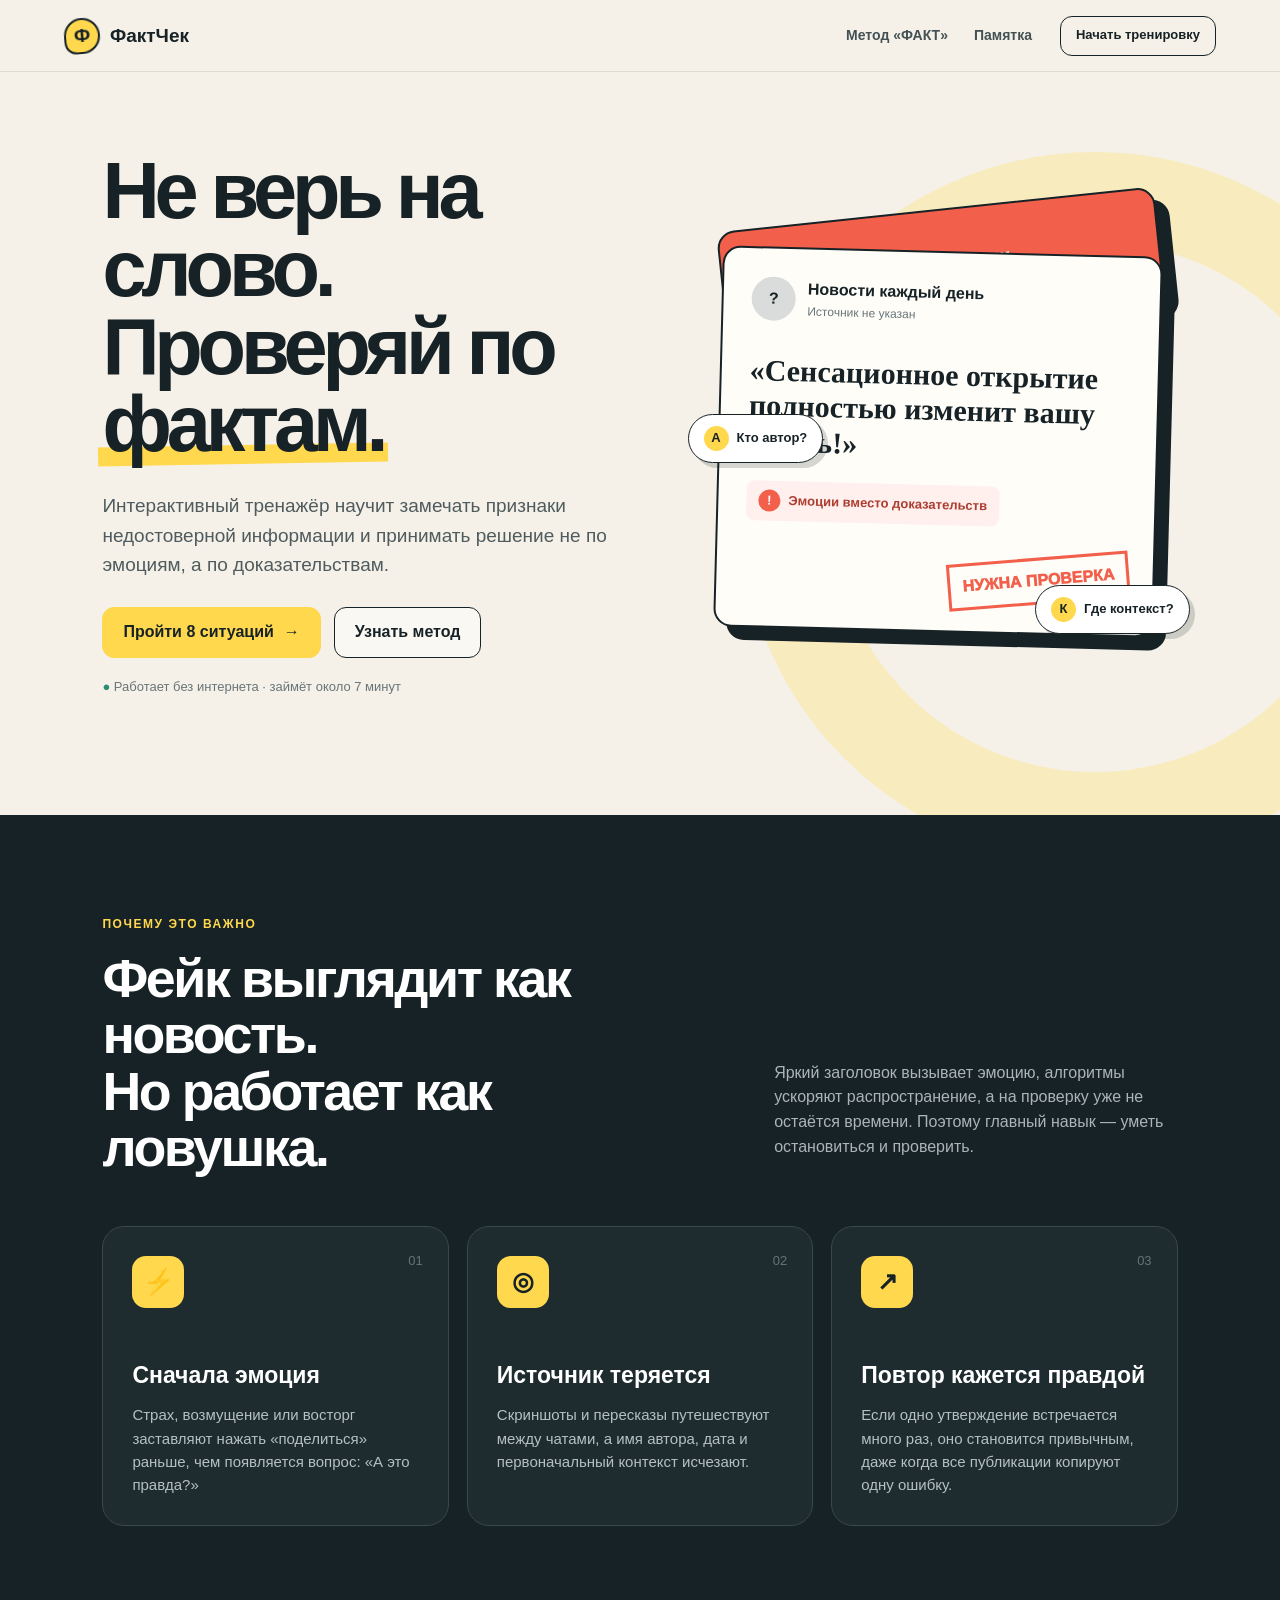
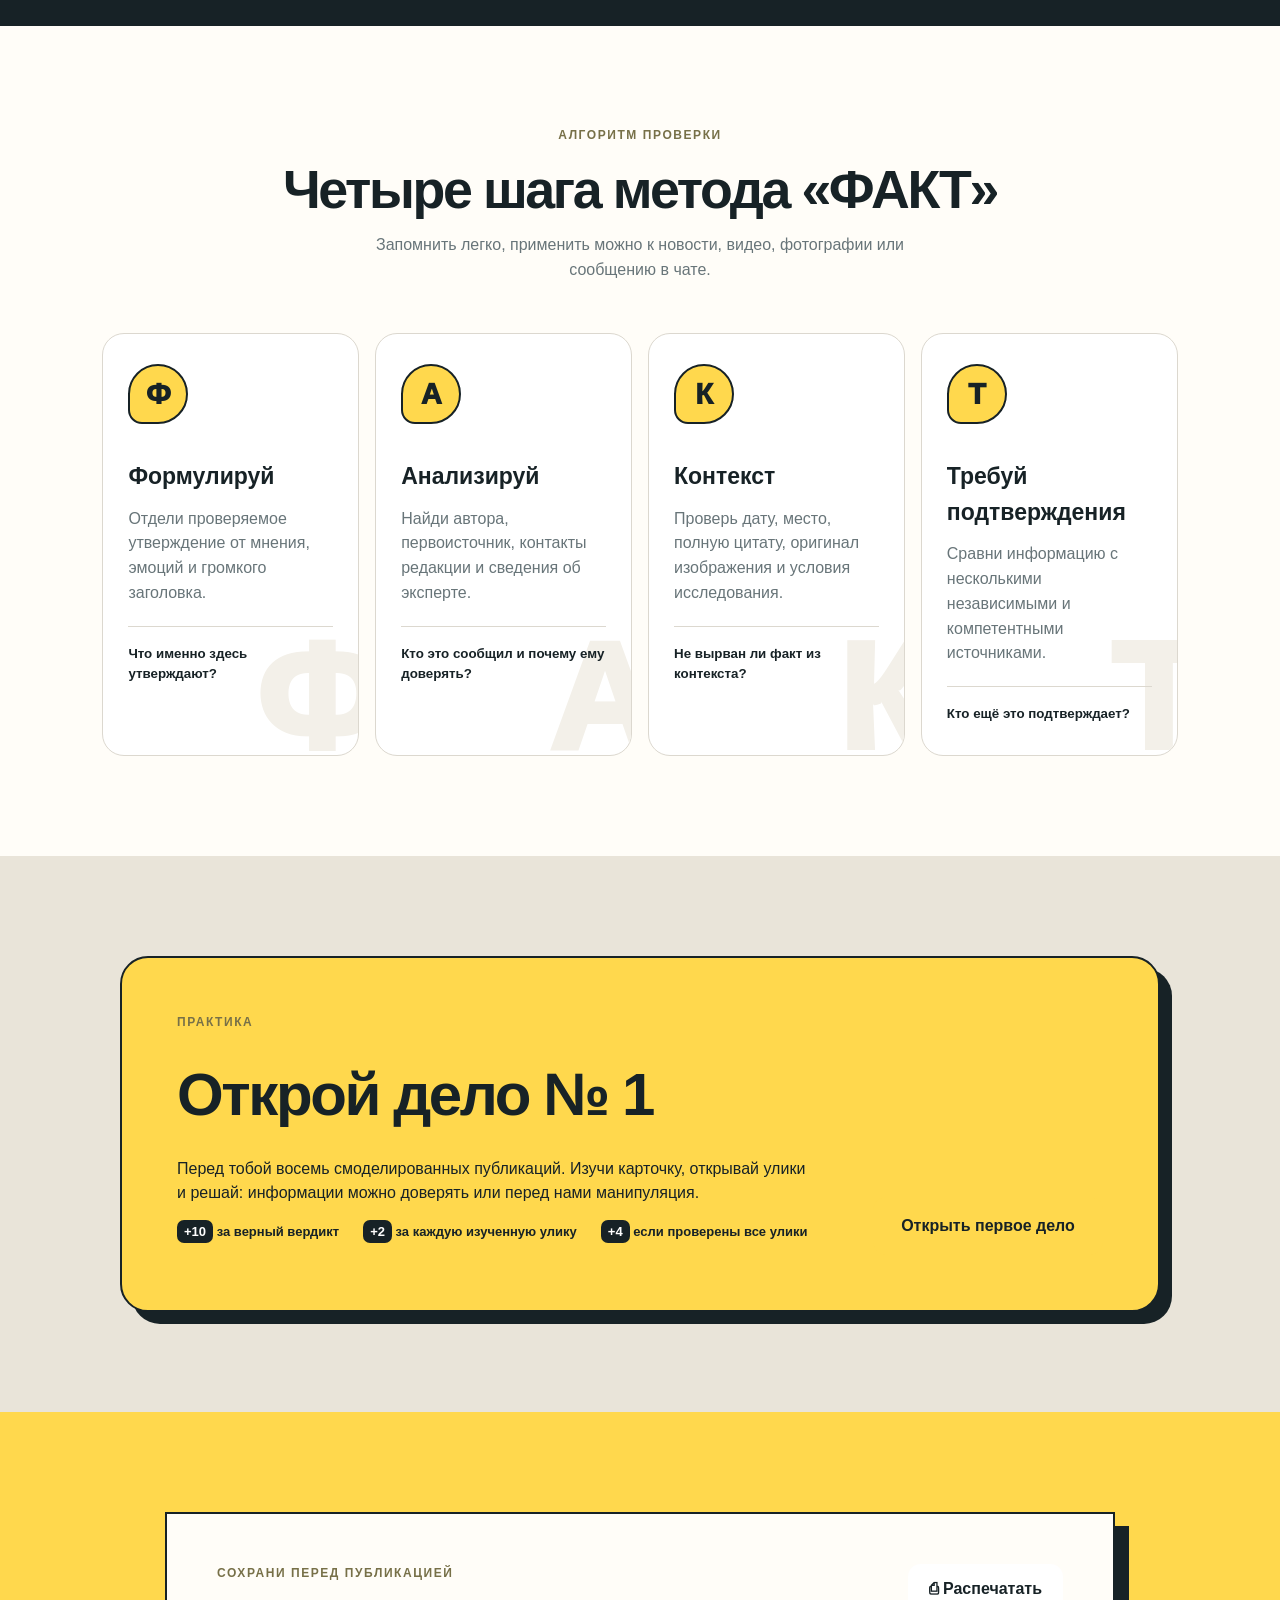
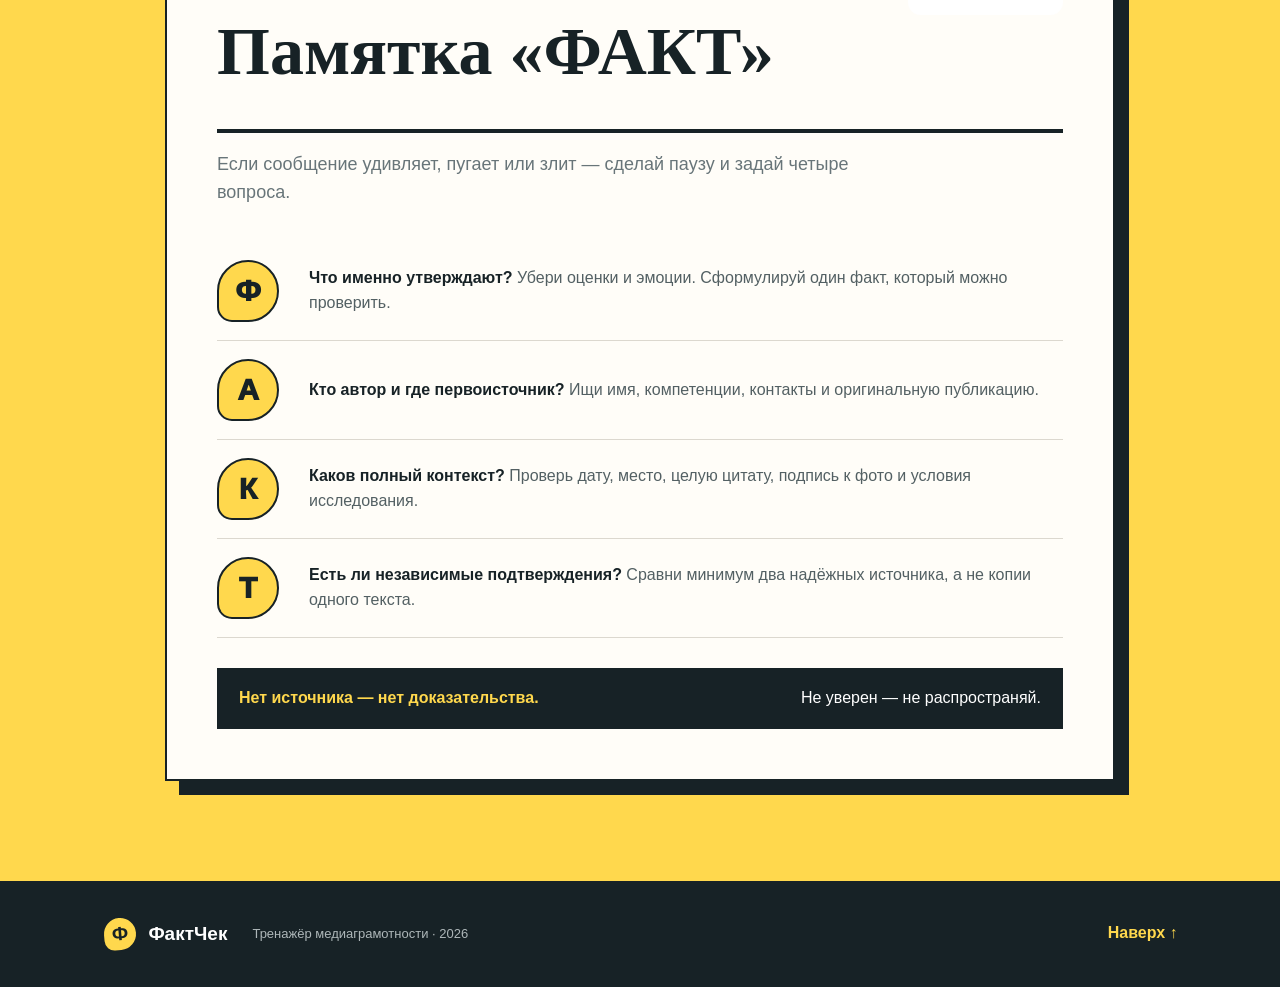
<file: index.html>
<!DOCTYPE html>
<html lang="ru">
<head>
  <meta charset="UTF-8">
  <meta name="viewport" content="width=device-width, initial-scale=1.0">
  <meta name="description" content="ФактЧек — интерактивный тренажёр по проверке информации для школьников.">
  <title>ФактЧек — тренажёр медиаграмотности</title>
  <link rel="stylesheet" href="css/styles.css">
</head>
<body>
  <a class="skip-link" href="#main">Перейти к содержанию</a>

  <header class="site-header">
    <a class="logo" href="#home" aria-label="ФактЧек — на главную">
      <span class="logo__mark">Ф</span>
      <span>ФактЧек</span>
    </a>
    <nav class="nav" aria-label="Основная навигация">
      <a href="#method">Метод «ФАКТ»</a>
      <a href="#memo">Памятка</a>
    </nav>
    <button class="button button--small" id="header-start" type="button">Начать тренировку</button>
  </header>

  <main id="main">
    <section class="hero" id="home">
      <div class="hero__content">
        <h1>Не верь на слово.<br><span>Проверяй по фактам.</span></h1>
        <p class="hero__lead">Интерактивный тренажёр научит замечать признаки недостоверной информации и принимать решение не по эмоциям, а по доказательствам.</p>
        <div class="hero__actions">
          <button class="button button--primary" id="hero-start" type="button">Пройти 8 ситуаций <span aria-hidden="true">→</span></button>
          <a class="button button--ghost" href="#method">Узнать метод</a>
        </div>
        <p class="hero__note"><span aria-hidden="true">●</span> Работает без интернета · займёт около 7 минут</p>
      </div>

      <div class="hero__visual" aria-label="Пример проверки публикации">
        <div class="signal-card signal-card--back">
          <span>Срочно!</span>
          <strong>Учёные скрывали это годами…</strong>
        </div>
        <div class="signal-card signal-card--main">
          <div class="mock-profile">
            <span class="mock-profile__avatar">?</span>
            <span><strong>Новости каждый день</strong><small>Источник не указан</small></span>
          </div>
          <p>«Сенсационное открытие полностью изменит вашу жизнь!»</p>
          <div class="evidence-tag"><span>!</span> Эмоции вместо доказательств</div>
          <div class="verdict-stamp">НУЖНА ПРОВЕРКА</div>
        </div>
        <div class="floating-tip floating-tip--source"><span>А</span> Кто автор?</div>
        <div class="floating-tip floating-tip--context"><span>К</span> Где контекст?</div>
      </div>
    </section>

    <section class="problem section">
      <div class="section-heading section-heading--split">
        <div>
          <p class="eyebrow">Почему это важно</p>
          <h2>Фейк выглядит как новость.<br>Но работает как ловушка.</h2>
        </div>
        <p>Яркий заголовок вызывает эмоцию, алгоритмы ускоряют распространение, а на проверку уже не остаётся времени. Поэтому главный навык — уметь остановиться и проверить.</p>
      </div>
      <div class="problem-grid">
        <article class="problem-card">
          <span class="problem-card__number">01</span>
          <div class="problem-card__icon">⚡</div>
          <h3>Сначала эмоция</h3>
          <p>Страх, возмущение или восторг заставляют нажать «поделиться» раньше, чем появляется вопрос: «А это правда?»</p>
        </article>
        <article class="problem-card">
          <span class="problem-card__number">02</span>
          <div class="problem-card__icon">◎</div>
          <h3>Источник теряется</h3>
          <p>Скриншоты и пересказы путешествуют между чатами, а имя автора, дата и первоначальный контекст исчезают.</p>
        </article>
        <article class="problem-card">
          <span class="problem-card__number">03</span>
          <div class="problem-card__icon">↗</div>
          <h3>Повтор кажется правдой</h3>
          <p>Если одно утверждение встречается много раз, оно становится привычным, даже когда все публикации копируют одну ошибку.</p>
        </article>
      </div>
    </section>

    <section class="method section" id="method">
      <div class="section-heading section-heading--center">
        <p class="eyebrow">Алгоритм проверки</p>
        <h2>Четыре шага метода «ФАКТ»</h2>
        <p>Запомнить легко, применить можно к новости, видео, фотографии или сообщению в чате.</p>
      </div>
      <div class="method-grid">
        <article class="method-card">
          <span class="method-card__letter">Ф</span>
          <h3>Формулируй</h3>
          <p>Отдели проверяемое утверждение от мнения, эмоций и громкого заголовка.</p>
          <small>Что именно здесь утверждают?</small>
        </article>
        <article class="method-card">
          <span class="method-card__letter">А</span>
          <h3>Анализируй</h3>
          <p>Найди автора, первоисточник, контакты редакции и сведения об эксперте.</p>
          <small>Кто это сообщил и почему ему доверять?</small>
        </article>
        <article class="method-card">
          <span class="method-card__letter">К</span>
          <h3>Контекст</h3>
          <p>Проверь дату, место, полную цитату, оригинал изображения и условия исследования.</p>
          <small>Не вырван ли факт из контекста?</small>
        </article>
        <article class="method-card">
          <span class="method-card__letter">Т</span>
          <h3>Требуй подтверждения</h3>
          <p>Сравни информацию с несколькими независимыми и компетентными источниками.</p>
          <small>Кто ещё это подтверждает?</small>
        </article>
      </div>
    </section>

    <section class="trainer section" id="trainer" aria-labelledby="trainer-title">
      <div class="trainer__intro" id="trainer-intro">
        <div>
          <p class="eyebrow">Практика</p>
          <h2 id="trainer-title">Открой дело № 1</h2>
          <p>Перед тобой восемь смоделированных публикаций. Изучи карточку, открывай улики и решай: информации можно доверять или перед нами манипуляция.</p>
          <ul class="trainer-rules">
            <li><span>+10</span> за верный вердикт</li>
            <li><span>+2</span> за каждую изученную улику</li>
            <li><span>+4</span> если проверены все улики</li>
          </ul>
        </div>
        <button class="button button--primary button--large" id="intro-start" type="button">Открыть первое дело</button>
      </div>

      <div class="quiz is-hidden" id="quiz" aria-live="polite">
        <div class="quiz__topbar">
          <div>
            <span class="quiz__label" id="case-number">Дело 1 из 8</span>
            <strong id="case-category">Новость</strong>
          </div>
          <div class="quiz__score">Баллы: <strong id="score">0</strong></div>
        </div>
        <div class="progress" aria-label="Прогресс тренировки">
          <div class="progress__bar" id="progress-bar"></div>
        </div>

        <div class="case-layout">
          <article class="post-card">
            <div class="post-card__warning">Учебная ситуация · публикация смоделирована</div>
            <div class="post-card__author">
              <div class="post-card__avatar" id="case-avatar">Н</div>
              <div><strong id="case-source"></strong><small id="case-meta"></small></div>
              <span class="post-card__menu">•••</span>
            </div>
            <div class="post-card__media" id="case-media" role="img"></div>
            <div class="post-card__body">
              <span class="post-card__badge" id="case-badge"></span>
              <h3 id="case-title"></h3>
              <p id="case-text"></p>
              <div class="post-card__stats"><span>♡ <b id="case-likes"></b></span><span>◯ <b id="case-comments"></b></span><span>↗ Поделиться</span></div>
            </div>
          </article>

          <aside class="investigation">
            <div class="investigation__heading">
              <div><span>Лаборатория проверки</span><h3>Собери улики</h3></div>
              <span class="evidence-counter" id="evidence-counter">0/3</span>
            </div>
            <p class="investigation__hint">Открой карточки перед ответом — каждая улика приносит дополнительные баллы.</p>
            <div class="evidence-list" id="evidence-list"></div>
            <fieldset class="verdict" id="verdict-fieldset">
              <legend>Твой вердикт</legend>
              <div class="verdict__buttons">
                <button class="verdict-button verdict-button--trust" data-verdict="trust" type="button"><span>✓</span><strong>Можно доверять</strong><small>Есть основания считать достоверным</small></button>
                <button class="verdict-button verdict-button--fake" data-verdict="fake" type="button"><span>!</span><strong>Манипуляция</strong><small>Фейк или искажение фактов</small></button>
              </div>
            </fieldset>
          </aside>
        </div>

        <section class="feedback is-hidden" id="feedback" tabindex="-1">
          <div class="feedback__mark" id="feedback-mark"></div>
          <div class="feedback__content">
            <p class="eyebrow" id="feedback-label"></p>
            <h3 id="feedback-title"></h3>
            <p id="feedback-explanation"></p>
            <div class="feedback__lesson"><strong>Главный вывод:</strong> <span id="feedback-lesson"></span></div>
          </div>
          <button class="button button--dark" id="next-case" type="button">Следующее дело →</button>
        </section>
      </div>

      <section class="results is-hidden" id="results" aria-labelledby="results-title">
        <div class="results__score-ring"><strong id="result-percent">0%</strong><span>результат</span></div>
        <p class="eyebrow">Расследование завершено</p>
        <h2 id="results-title">Твой уровень: <span id="result-level"></span></h2>
        <p id="result-summary"></p>
        <div class="results__stats">
          <div><strong id="result-correct">0/8</strong><span>верных решений</span></div>
          <div><strong id="result-evidence">0/24</strong><span>улик изучено</span></div>
          <div><strong id="result-points">0</strong><span>баллов набрано</span></div>
          <div><strong id="best-score">0</strong><span>лучший результат</span></div>
        </div>
        <div class="recommendation" id="recommendation"></div>
        <div class="results__actions">
          <button class="button button--primary" id="restart" type="button">Пройти ещё раз</button>
          <a class="button button--ghost" href="#memo">Открыть памятку</a>
          <button class="button button--text" id="clear-best" type="button">Сбросить лучший результат</button>
        </div>
      </section>
    </section>

    <section class="memo section" id="memo">
      <div class="memo-sheet">
        <div class="memo-sheet__header">
          <div>
            <p class="eyebrow">Сохрани перед публикацией</p>
            <h2>Памятка «ФАКТ»</h2>
          </div>
          <button class="button button--light no-print" id="print-memo" type="button">⎙ Распечатать</button>
        </div>
        <p class="memo-sheet__lead">Если сообщение удивляет, пугает или злит — сделай паузу и задай четыре вопроса.</p>
        <div class="memo-list">
          <div><span>Ф</span><p><strong>Что именно утверждают?</strong> Убери оценки и эмоции. Сформулируй один факт, который можно проверить.</p></div>
          <div><span>А</span><p><strong>Кто автор и где первоисточник?</strong> Ищи имя, компетенции, контакты и оригинальную публикацию.</p></div>
          <div><span>К</span><p><strong>Каков полный контекст?</strong> Проверь дату, место, целую цитату, подпись к фото и условия исследования.</p></div>
          <div><span>Т</span><p><strong>Есть ли независимые подтверждения?</strong> Сравни минимум два надёжных источника, а не копии одного текста.</p></div>
        </div>
        <div class="memo-sheet__footer"><strong>Нет источника — нет доказательства.</strong><span>Не уверен — не распространяй.</span></div>
      </div>
    </section>
  </main>

  <footer class="footer">
    <div class="logo logo--footer"><span class="logo__mark">Ф</span><span>ФактЧек</span></div>
    <p>Тренажёр медиаграмотности · 2026</p>
    <a href="#home">Наверх ↑</a>
  </footer>

  <script src="js/facts.js"></script>
  <script src="js/app.js"></script>
</body>
</html>
</file>
<file: css/styles.css>
:root {
  --ink: #172226;
  --muted: #687579;
  --cream: #f5f1e8;
  --paper: #fffdf8;
  --yellow: #ffd84d;
  --yellow-dark: #efb814;
  --red: #f25f4b;
  --green: #2a8d73;
  --blue: #4977d1;
  --line: #dcd8cf;
  --shadow: 0 24px 60px rgba(23, 34, 38, 0.12);
  --radius: 22px;
}

* { box-sizing: border-box; }

html {
  scroll-behavior: smooth;
  scroll-padding-top: 88px;
}

body {
  margin: 0;
  color: var(--ink);
  background: var(--cream);
  font-family: Inter, "Segoe UI", Arial, sans-serif;
  line-height: 1.55;
}

button, a { font: inherit; }
button { color: inherit; }
a { color: inherit; }

.skip-link {
  position: fixed;
  top: 8px;
  left: 8px;
  z-index: 100;
  padding: 10px 14px;
  border-radius: 8px;
  background: var(--ink);
  color: white;
  transform: translateY(-150%);
}

.skip-link:focus { transform: translateY(0); }

.site-header {
  position: sticky;
  top: 0;
  z-index: 50;
  display: flex;
  align-items: center;
  gap: 28px;
  min-height: 72px;
  padding: 12px clamp(22px, 5vw, 76px);
  border-bottom: 1px solid rgba(23, 34, 38, 0.1);
  background: rgba(245, 241, 232, 0.92);
  backdrop-filter: blur(16px);
}

.logo {
  display: inline-flex;
  align-items: center;
  gap: 10px;
  margin-right: auto;
  color: var(--ink);
  font-size: 19px;
  font-weight: 850;
  text-decoration: none;
}

.logo__mark {
  display: grid;
  width: 36px;
  height: 36px;
  place-items: center;
  border: 2px solid var(--ink);
  border-radius: 50% 50% 50% 12px;
  background: var(--yellow);
  transform: rotate(-5deg);
}

.nav { display: flex; gap: 26px; }
.nav a { color: #435054; font-size: 14px; font-weight: 650; text-decoration: none; }
.nav a:hover { color: var(--ink); }

.button {
  display: inline-flex;
  align-items: center;
  justify-content: center;
  gap: 10px;
  min-height: 48px;
  padding: 12px 20px;
  border: 1.5px solid var(--ink);
  border-radius: 12px;
  background: transparent;
  color: var(--ink);
  font-weight: 800;
  text-decoration: none;
  cursor: pointer;
  transition: transform 160ms ease, box-shadow 160ms ease, background 160ms ease;
}

.button:hover { transform: translateY(-2px); box-shadow: 0 8px 0 rgba(23, 34, 38, 0.12); }
.button:focus-visible, .verdict-button:focus-visible, .evidence-button:focus-visible { outline: 3px solid var(--blue); outline-offset: 3px; }
.button--small { min-height: 40px; padding: 8px 15px; font-size: 13px; }
.button--primary { border-color: var(--yellow); background: var(--yellow); }
.button--primary:hover { background: #ffe378; }
.button--ghost { background: rgba(255,255,255,0.45); }
.button--dark { border-color: var(--ink); background: var(--ink); color: white; }
.button--light { border-color: white; background: white; }
.button--large { min-width: 230px; min-height: 58px; }
.button--text { border-color: transparent; color: var(--muted); font-size: 13px; }
.button--text:hover { box-shadow: none; color: var(--red); }

.hero {
  position: relative;
  display: grid;
  grid-template-columns: minmax(0, 1.05fr) minmax(380px, .95fr);
  align-items: center;
  gap: clamp(50px, 8vw, 120px);
  min-height: 690px;
  padding: 80px clamp(28px, 8vw, 130px) 105px;
  overflow: hidden;
}

.hero::before {
  position: absolute;
  top: 80px;
  right: -170px;
  width: 530px;
  height: 530px;
  border: 90px solid rgba(255, 216, 77, .27);
  border-radius: 50%;
  content: "";
}

.eyebrow {
  margin: 0 0 16px;
  color: #777048;
  font-size: 12px;
  font-weight: 900;
  letter-spacing: .13em;
  text-transform: uppercase;
}

.hero h1 {
  margin: 0;
  font-size: clamp(48px, 6.2vw, 88px);
  font-weight: 900;
  letter-spacing: -.065em;
  line-height: .98;
}

.hero h1 span { position: relative; z-index: 1; }
.hero h1 span::after {
  position: absolute;
  right: -5px;
  bottom: 4px;
  left: -4px;
  z-index: -1;
  height: 19px;
  background: var(--yellow);
  content: "";
  transform: rotate(-1deg);
}

.hero__lead { max-width: 660px; margin: 28px 0; color: #4f5b5e; font-size: 19px; }
.hero__actions { display: flex; flex-wrap: wrap; gap: 13px; }
.hero__note { margin-top: 19px; color: var(--muted); font-size: 13px; }
.hero__note span { color: var(--green); }

.hero__visual { position: relative; min-height: 455px; }
.signal-card {
  position: absolute;
  width: min(100%, 440px);
  border: 2px solid var(--ink);
  border-radius: 18px;
  background: var(--paper);
  box-shadow: 13px 13px 0 var(--ink);
}
.signal-card--main { top: 47px; right: 20px; z-index: 2; padding: 28px; transform: rotate(1.5deg); }
.signal-card--main > p { margin: 32px 0 22px; font-family: Georgia, serif; font-size: 30px; font-weight: 700; line-height: 1.18; }
.signal-card--back { top: 5px; left: 5px; padding: 18px 24px 50px; background: var(--red); color: white; transform: rotate(-6deg); }
.signal-card--back span { display: block; font-size: 13px; font-weight: 900; text-transform: uppercase; }
.signal-card--back strong { font-size: 18px; }
.mock-profile { display: flex; align-items: center; gap: 12px; }
.mock-profile__avatar { display: grid; width: 44px; height: 44px; place-items: center; border-radius: 50%; background: #d9dcda; font-weight: 900; }
.mock-profile strong, .mock-profile small { display: block; }
.mock-profile small { color: var(--muted); font-size: 12px; }
.evidence-tag { display: inline-flex; align-items: center; gap: 8px; padding: 9px 12px; border-radius: 8px; background: #fff0ee; color: #ad3d30; font-size: 13px; font-weight: 750; }
.evidence-tag span { display: grid; width: 22px; height: 22px; place-items: center; border-radius: 50%; background: var(--red); color: white; }
.verdict-stamp { width: max-content; margin: 30px -5px 0 auto; padding: 8px 12px; border: 3px solid var(--red); color: var(--red); font-weight: 950; transform: rotate(-6deg); }
.floating-tip { position: absolute; z-index: 3; display: flex; align-items: center; gap: 8px; padding: 11px 15px; border: 1.5px solid var(--ink); border-radius: 30px; background: white; box-shadow: 5px 5px 0 rgba(23,34,38,.18); font-size: 13px; font-weight: 800; }
.floating-tip span { display: grid; width: 25px; height: 25px; place-items: center; border-radius: 50%; background: var(--yellow); }
.floating-tip--source { top: 210px; left: -28px; }
.floating-tip--context { right: -12px; bottom: 25px; }

.section { padding: 100px clamp(28px, 8vw, 130px); }
.section-heading { margin-bottom: 50px; }
.section-heading h2 { margin: 0; font-size: clamp(36px, 4.2vw, 58px); letter-spacing: -.045em; line-height: 1.05; }
.section-heading > p:last-child { color: var(--muted); }
.section-heading--split { display: grid; grid-template-columns: 1.1fr .75fr; align-items: end; gap: 80px; }
.section-heading--center { max-width: 750px; margin-right: auto; margin-left: auto; text-align: center; }
.section-heading--center > p:last-child { max-width: 610px; margin-right: auto; margin-left: auto; }

.problem { background: var(--ink); color: white; }
.problem .eyebrow { color: var(--yellow); }
.problem .section-heading > p { color: #acb5b6; }
.problem-grid { display: grid; grid-template-columns: repeat(3, 1fr); gap: 18px; }
.problem-card { position: relative; min-height: 290px; padding: 29px; border: 1px solid #3b474a; border-radius: var(--radius); background: #1e2b2f; }
.problem-card__number { position: absolute; top: 24px; right: 25px; color: #667376; font-size: 13px; }
.problem-card__icon { display: grid; width: 52px; height: 52px; place-items: center; margin-bottom: 50px; border-radius: 14px; background: var(--yellow); color: var(--ink); font-size: 25px; font-weight: 900; }
.problem-card h3 { margin: 0 0 10px; font-size: 23px; }
.problem-card p { margin: 0; color: #b6c0c1; font-size: 15px; }

.method { background: var(--paper); }
.method-grid { display: grid; grid-template-columns: repeat(4, 1fr); gap: 16px; }
.method-card { position: relative; padding: 30px 25px; border: 1.5px solid var(--line); border-radius: var(--radius); background: white; overflow: hidden; }
.method-card::after { position: absolute; right: -25px; bottom: -60px; color: #f3f0e9; font-size: 150px; font-weight: 950; content: attr(data-letter); }
.method-card__letter { display: grid; width: 60px; height: 60px; place-items: center; margin-bottom: 35px; border: 2px solid var(--ink); border-radius: 50% 50% 50% 14px; background: var(--yellow); font-size: 29px; font-weight: 950; }
.method-card h3 { margin: 0 0 12px; font-size: 23px; }
.method-card p { min-height: 95px; margin: 0 0 20px; color: var(--muted); }
.method-card small { position: relative; z-index: 1; display: block; padding-top: 17px; border-top: 1px solid var(--line); font-weight: 800; }

.trainer { background: #e9e4d9; }
.trainer__intro { display: flex; align-items: end; justify-content: space-between; gap: 60px; max-width: 1040px; margin: 0 auto; padding: 55px; border: 2px solid var(--ink); border-radius: 28px; background: var(--yellow); box-shadow: 12px 12px 0 var(--ink); }
.trainer__intro h2 { margin: 0 0 14px; font-size: clamp(38px, 5vw, 60px); letter-spacing: -.04em; }
.trainer__intro p { max-width: 650px; }
.trainer-rules { display: flex; flex-wrap: wrap; gap: 13px 24px; padding: 0; list-style: none; font-size: 13px; font-weight: 700; }
.trainer-rules span { padding: 4px 7px; border-radius: 7px; background: var(--ink); color: white; }

.quiz { max-width: 1160px; margin: 0 auto; }
.quiz__topbar { display: flex; align-items: end; justify-content: space-between; margin-bottom: 12px; }
.quiz__topbar > div:first-child { display: flex; flex-direction: column; }
.quiz__label { color: var(--muted); font-size: 13px; font-weight: 800; text-transform: uppercase; }
.quiz__topbar strong { font-size: 21px; }
.quiz__score { padding: 9px 14px; border: 1.5px solid var(--ink); border-radius: 10px; background: white; }
.progress { height: 8px; margin-bottom: 28px; border-radius: 10px; background: #d3cec3; overflow: hidden; }
.progress__bar { height: 100%; border-radius: inherit; background: var(--yellow-dark); transition: width 300ms ease; }
.case-layout { display: grid; grid-template-columns: .9fr 1.1fr; gap: 24px; }

.post-card { align-self: start; border: 1.5px solid var(--ink); border-radius: 18px; background: white; box-shadow: 8px 8px 0 rgba(23,34,38,.12); overflow: hidden; }
.post-card__warning { padding: 8px 16px; background: #e9e7e1; color: var(--muted); font-size: 10px; font-weight: 850; letter-spacing: .08em; text-align: center; text-transform: uppercase; }
.post-card__author { display: flex; align-items: center; gap: 11px; padding: 15px 18px; }
.post-card__author > div:nth-child(2) { margin-right: auto; }
.post-card__author strong, .post-card__author small { display: block; }
.post-card__author small { color: var(--muted); font-size: 11px; }
.post-card__avatar { display: grid; width: 42px; height: 42px; place-items: center; border-radius: 50%; background: var(--ink); color: white; font-weight: 900; }
.post-card__menu { color: var(--muted); letter-spacing: .1em; }
.post-card__media { position: relative; display: grid; min-height: 220px; place-items: center; border-top: 1px solid var(--line); border-bottom: 1px solid var(--line); overflow: hidden; }
.post-card__media::after { position: relative; z-index: 2; max-width: 80%; color: white; font-family: Georgia, serif; font-size: 36px; font-weight: 750; line-height: 1.05; text-align: center; text-shadow: 0 2px 14px rgba(0,0,0,.28); content: attr(data-symbol); }
.post-card__body { padding: 21px; }
.post-card__badge { display: inline-block; padding: 5px 8px; border-radius: 6px; background: var(--red); color: white; font-size: 10px; font-weight: 900; letter-spacing: .08em; }
.post-card__body h3 { margin: 12px 0 8px; font-family: Georgia, serif; font-size: 25px; line-height: 1.15; }
.post-card__body p { margin: 0; color: #48565a; font-size: 14px; }
.post-card__stats { display: flex; gap: 20px; margin-top: 20px; padding-top: 14px; border-top: 1px solid var(--line); color: var(--muted); font-size: 11px; }

.media-lemon { background: radial-gradient(circle at 70% 45%, #ffea75 0 12%, transparent 13%), linear-gradient(135deg, #c59d39, #5c7840); }
.media-lemon::after { content: "ВОДА + ЛИМОН = ЗАЩИТА?"; }
.media-snow { background: linear-gradient(160deg, #cbdce4 0 48%, #758b96 49% 61%, #e7eff2 62%); }
.media-snow::after { content: "ГОРОД ВСТАЛ?"; color: var(--ink); }
.media-sleep { background: radial-gradient(circle at 66% 48%, #ffd56a 0 9%, transparent 10%), linear-gradient(140deg, #1a2441, #4d6090); }
.media-sleep::after { content: "СВЕТ И СОН"; }
.media-phone { background: linear-gradient(145deg, #dd3647, #742c78); }
.media-phone::after { content: "ПОДАРОК КАЖДОМУ"; }
.media-chart { background: conic-gradient(#f05d4e 0 90%, #f7d9d4 90%); }
.media-chart::after { content: "90%"; font-size: 70px; }
.media-quote { background: linear-gradient(135deg, #3e4a4e, #0f181b); }
.media-quote::after { content: "“ ИНТЕРНЕТ ЗАМЕНИТ ПАМЯТЬ ”"; }
.media-bus { background: linear-gradient(155deg, #277c70, #133b42); }
.media-bus::after { content: "12  →  ОБЪЕЗД"; }
.media-sun { background: radial-gradient(circle at 50% 45%, #5df781 0 15%, #267c50 16% 23%, transparent 24%), linear-gradient(#172939, #111); }
.media-sun::after { content: "ЗЕЛЁНОЕ СОЛНЦЕ"; }

.investigation { padding: 28px; border: 1.5px solid var(--ink); border-radius: 18px; background: var(--paper); }
.investigation__heading { display: flex; justify-content: space-between; gap: 20px; }
.investigation__heading span:first-child { color: var(--muted); font-size: 11px; font-weight: 850; letter-spacing: .09em; text-transform: uppercase; }
.investigation__heading h3 { margin: 3px 0; font-size: 28px; }
.evidence-counter { align-self: start; padding: 5px 10px; border-radius: 20px; background: var(--yellow); font-size: 12px; font-weight: 900; }
.investigation__hint { margin: 0 0 18px; color: var(--muted); font-size: 13px; }
.evidence-list { display: grid; gap: 10px; }
.evidence-button { width: 100%; padding: 0; border: 1px solid var(--line); border-radius: 12px; background: white; text-align: left; cursor: pointer; overflow: hidden; }
.evidence-button__top { display: grid; grid-template-columns: 37px 1fr auto; align-items: center; gap: 11px; padding: 12px; }
.evidence-button__icon { display: grid; width: 37px; height: 37px; place-items: center; border-radius: 10px; background: #e7e5de; font-weight: 950; }
.evidence-button__title strong, .evidence-button__title small { display: block; }
.evidence-button__title small { color: var(--muted); }
.evidence-button__plus { font-size: 22px; font-weight: 300; }
.evidence-button__detail { display: none; padding: 0 14px 14px 60px; color: #475559; font-size: 13px; }
.evidence-button.is-open { border-color: var(--yellow-dark); background: #fffbeb; }
.evidence-button.is-open .evidence-button__icon { background: var(--yellow); }
.evidence-button.is-open .evidence-button__plus { transform: rotate(45deg); }
.evidence-button.is-open .evidence-button__detail { display: block; }
.verdict { margin: 22px 0 0; padding: 18px 0 0; border: 0; border-top: 1px solid var(--line); }
.verdict legend { padding: 0 0 10px; font-size: 14px; font-weight: 900; }
.verdict__buttons { display: grid; grid-template-columns: 1fr 1fr; gap: 10px; }
.verdict-button { display: grid; grid-template-columns: 34px 1fr; padding: 13px; border: 1.5px solid var(--line); border-radius: 12px; background: white; text-align: left; cursor: pointer; }
.verdict-button > span { grid-row: 1 / 3; display: grid; width: 29px; height: 29px; place-items: center; border-radius: 50%; background: #e8e8e5; font-weight: 900; }
.verdict-button strong { font-size: 13px; }
.verdict-button small { color: var(--muted); font-size: 10px; }
.verdict-button:hover { border-color: var(--ink); }
.verdict-button--trust:hover > span { background: #d7eee5; color: var(--green); }
.verdict-button--fake:hover > span { background: #fae0dc; color: var(--red); }
.verdict-button:disabled { cursor: default; opacity: .6; }
.verdict-button.is-selected { border-color: var(--ink); box-shadow: 3px 3px 0 var(--ink); opacity: 1; }

.feedback { display: grid; grid-template-columns: 70px 1fr auto; align-items: center; gap: 20px; margin-top: 22px; padding: 24px; border: 1.5px solid var(--ink); border-radius: 16px; background: white; box-shadow: 7px 7px 0 rgba(23,34,38,.12); }
.feedback__mark { display: grid; width: 60px; height: 60px; place-items: center; border-radius: 50%; font-size: 30px; font-weight: 950; }
.feedback.is-correct .feedback__mark { background: #d9eee7; color: var(--green); }
.feedback.is-wrong .feedback__mark { background: #fae1dd; color: var(--red); }
.feedback__content h3 { margin: 0 0 5px; font-size: 23px; }
.feedback__content > p { margin: 0; color: var(--muted); font-size: 14px; }
.feedback__content .eyebrow { margin: 0 0 3px; }
.feedback__lesson { margin-top: 9px; font-size: 13px; }

.results { max-width: 980px; margin: 0 auto; padding: 50px; border: 2px solid var(--ink); border-radius: 28px; background: var(--paper); text-align: center; box-shadow: 12px 12px 0 var(--ink); }
.results__score-ring { display: grid; width: 150px; height: 150px; place-content: center; margin: 0 auto 25px; border: 13px solid var(--yellow); border-radius: 50%; background: white; box-shadow: inset 0 0 0 2px var(--ink), 0 0 0 2px var(--ink); }
.results__score-ring strong, .results__score-ring span { display: block; }
.results__score-ring strong { font-size: 38px; line-height: 1; }
.results__score-ring span { color: var(--muted); font-size: 11px; text-transform: uppercase; }
.results h2 { margin: 0; font-size: clamp(34px, 5vw, 55px); }
.results h2 span { text-decoration: underline; text-decoration-color: var(--yellow); text-decoration-thickness: 10px; text-underline-offset: -5px; }
.results > p:not(.eyebrow) { max-width: 650px; margin: 16px auto 30px; color: var(--muted); }
.results__stats { display: grid; grid-template-columns: repeat(4, 1fr); border: 1px solid var(--line); border-radius: 15px; overflow: hidden; }
.results__stats div { padding: 20px 12px; border-right: 1px solid var(--line); background: white; }
.results__stats div:last-child { border: 0; }
.results__stats strong, .results__stats span { display: block; }
.results__stats strong { font-size: 24px; }
.results__stats span { color: var(--muted); font-size: 11px; }
.recommendation { margin: 25px 0; padding: 19px; border-radius: 14px; background: #f0eee8; text-align: left; }
.recommendation strong { display: block; margin-bottom: 3px; }
.results__actions { display: flex; flex-wrap: wrap; justify-content: center; gap: 10px; }

.memo { background: var(--yellow); }
.memo-sheet { max-width: 950px; margin: 0 auto; padding: 50px; border: 2px solid var(--ink); background: var(--paper); box-shadow: 14px 14px 0 var(--ink); }
.memo-sheet__header { display: flex; align-items: start; justify-content: space-between; gap: 25px; padding-bottom: 25px; border-bottom: 4px solid var(--ink); }
.memo-sheet h2 { margin: 0; font-family: Georgia, serif; font-size: clamp(42px, 6vw, 68px); }
.memo-sheet__lead { max-width: 680px; color: var(--muted); font-size: 18px; }
.memo-list { margin-top: 35px; }
.memo-list > div { display: grid; grid-template-columns: 70px 1fr; gap: 22px; align-items: center; padding: 18px 0; border-bottom: 1px solid var(--line); }
.memo-list > div > span { display: grid; width: 62px; height: 62px; place-items: center; border: 2px solid var(--ink); border-radius: 50% 50% 50% 15px; background: var(--yellow); font-size: 30px; font-weight: 950; }
.memo-list p { margin: 0; color: #536063; }
.memo-list strong { color: var(--ink); }
.memo-sheet__footer { display: flex; justify-content: space-between; gap: 20px; margin-top: 30px; padding: 18px 22px; background: var(--ink); color: white; }
.memo-sheet__footer strong { color: var(--yellow); }

.about { background: var(--paper); }
.passport-grid { display: grid; grid-template-columns: repeat(4, 1fr); gap: 14px; }
.passport-grid article { padding: 24px; border-top: 5px solid var(--yellow); background: #f2efe8; }
.passport-grid article > span { color: var(--muted); font-size: 11px; font-weight: 900; letter-spacing: .1em; text-transform: uppercase; }
.passport-grid h3 { margin: 30px 0 8px; font-size: 20px; }
.passport-grid p { margin: 0; color: var(--muted); font-size: 14px; }
.sources { margin-top: 30px; padding: 25px 28px; border: 1px solid var(--line); border-radius: 14px; }
.sources h3 { margin: 0 0 7px; }
.sources p { margin: 0; color: var(--muted); font-size: 14px; }

.footer { display: flex; align-items: center; gap: 25px; padding: 30px clamp(28px, 8vw, 130px); background: var(--ink); color: white; }
.footer p { margin-right: auto; color: #aeb7b9; font-size: 13px; }
.footer a { color: var(--yellow); font-weight: 800; text-decoration: none; }
.logo--footer { margin: 0; color: white; }
.logo--footer .logo__mark { color: var(--ink); }

.is-hidden { display: none !important; }

@media (max-width: 980px) {
  .nav { display: none; }
  .hero { grid-template-columns: 1fr; padding-top: 65px; }
  .hero__visual { width: min(100%, 560px); margin: 0 auto; }
  .section-heading--split { grid-template-columns: 1fr; gap: 20px; }
  .method-grid, .passport-grid { grid-template-columns: repeat(2, 1fr); }
  .case-layout { grid-template-columns: 1fr; }
  .post-card { max-width: 600px; width: 100%; margin: 0 auto; }
  .feedback { grid-template-columns: 60px 1fr; }
  .feedback .button { grid-column: 1 / -1; }
  .trainer__intro { align-items: start; flex-direction: column; }
}

@media (max-width: 680px) {
  .site-header { padding: 10px 18px; }
  .site-header .button { display: none; }
  .hero, .section { padding: 65px 20px; }
  .hero { min-height: auto; gap: 35px; }
  .hero h1 { font-size: 48px; }
  .hero__lead { font-size: 17px; }
  .hero__visual { min-height: 390px; }
  .signal-card--main { right: 4px; padding: 21px; }
  .signal-card--main > p { font-size: 24px; }
  .floating-tip--source { left: -4px; }
  .floating-tip--context { right: 0; }
  .problem-grid, .method-grid, .passport-grid { grid-template-columns: 1fr; }
  .problem-card { min-height: 250px; }
  .method-card p { min-height: auto; }
  .trainer__intro { padding: 30px 25px; box-shadow: 7px 7px 0 var(--ink); }
  .trainer-rules { display: grid; }
  .quiz__topbar { align-items: center; }
  .quiz__topbar strong { font-size: 16px; }
  .investigation { padding: 19px; }
  .verdict__buttons { grid-template-columns: 1fr; }
  .feedback { grid-template-columns: 1fr; }
  .results { padding: 35px 20px; box-shadow: 7px 7px 0 var(--ink); }
  .results__stats { grid-template-columns: repeat(2, 1fr); }
  .results__stats div:nth-child(2) { border-right: 0; }
  .results__stats div:nth-child(-n+2) { border-bottom: 1px solid var(--line); }
  .memo-sheet { padding: 30px 22px; box-shadow: 8px 8px 0 var(--ink); }
  .memo-sheet__header { display: block; }
  .memo-sheet__header .button { margin-top: 18px; }
  .memo-list > div { grid-template-columns: 54px 1fr; gap: 15px; }
  .memo-list > div > span { width: 50px; height: 50px; font-size: 24px; }
  .memo-sheet__footer { flex-direction: column; }
  .footer { align-items: start; flex-direction: column; }
  .footer p { margin: 0; }
}

@media print {
  body { background: white; }
  body > *:not(main), main > *:not(#memo) { display: none !important; }
  #memo { display: block !important; padding: 0; background: white; }
  .memo-sheet { max-width: none; padding: 28px; border: 2px solid black; box-shadow: none; }
  .memo-sheet h2 { font-size: 52px; }
  .memo-list > div { break-inside: avoid; }
  .no-print { display: none !important; }
}

@media (prefers-reduced-motion: reduce) {
  html { scroll-behavior: auto; }
  *, *::before, *::after { transition-duration: .01ms !important; animation-duration: .01ms !important; }
}
</file>
